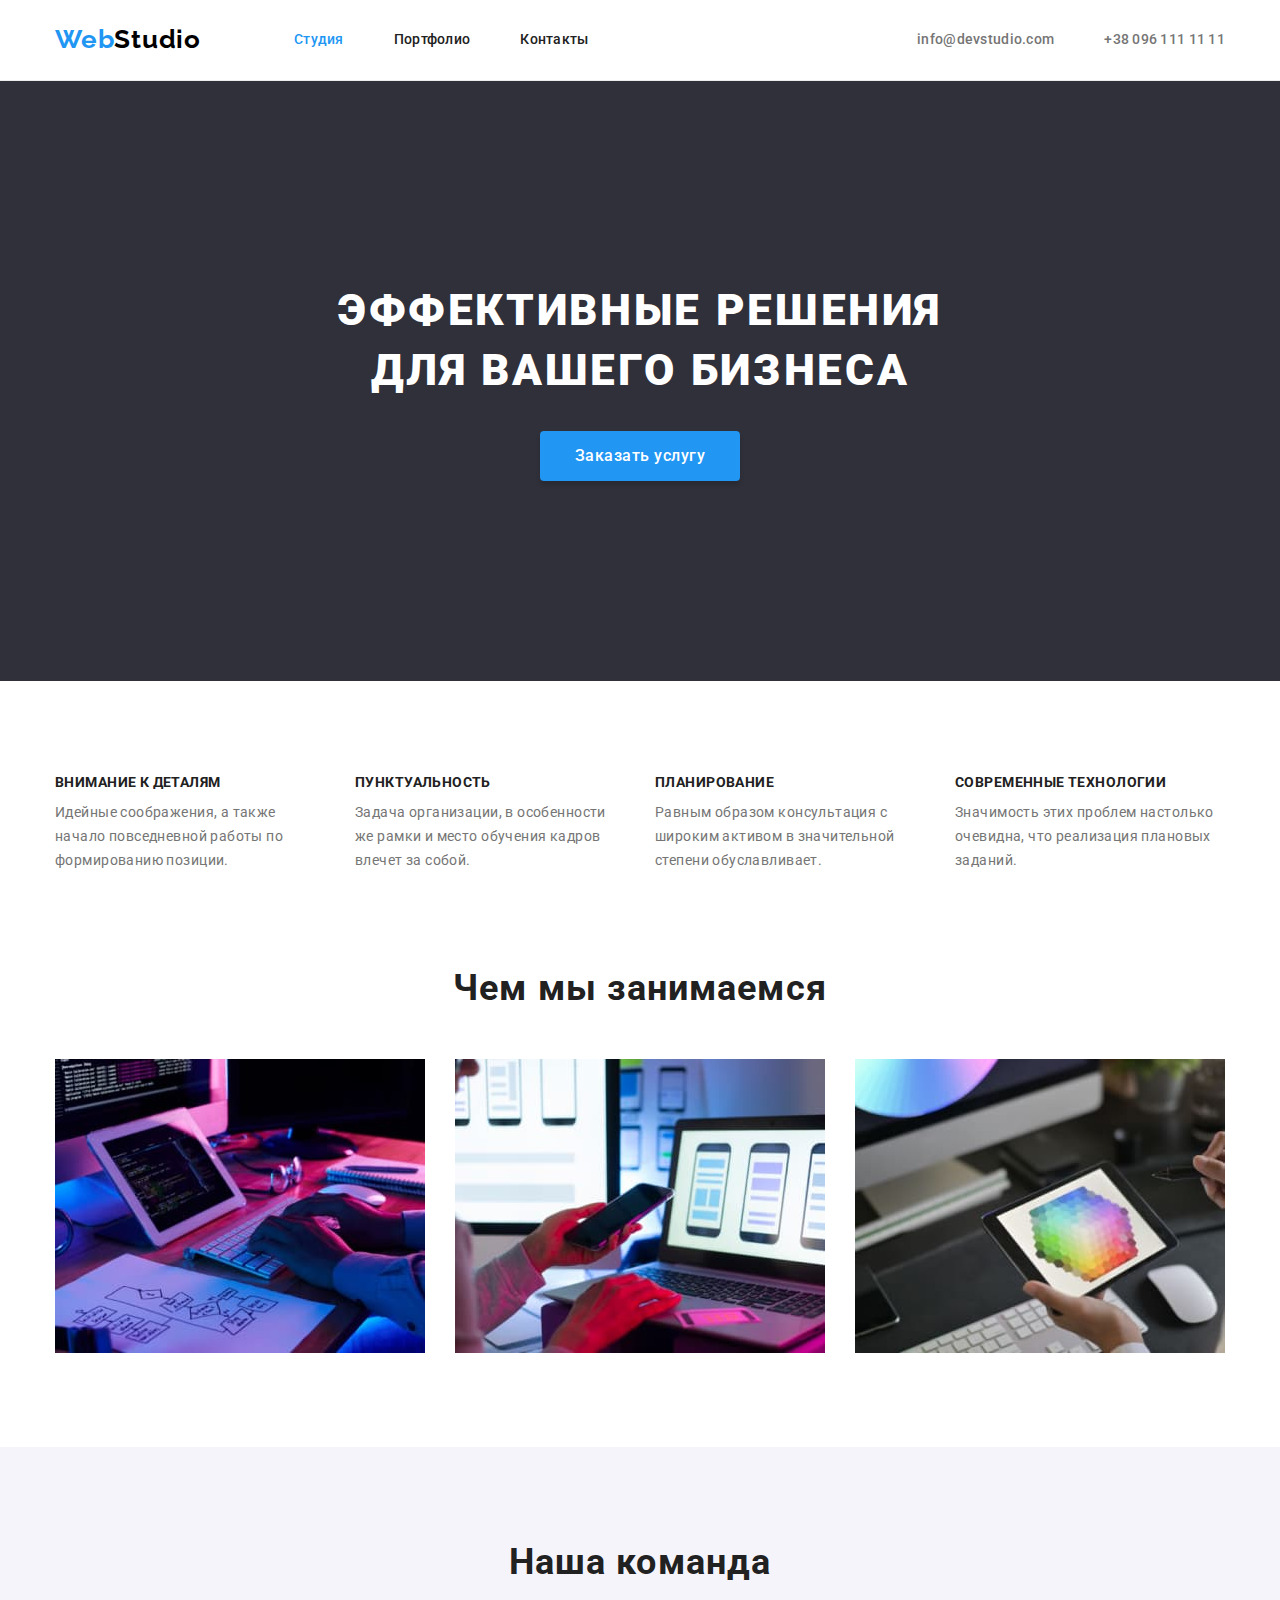
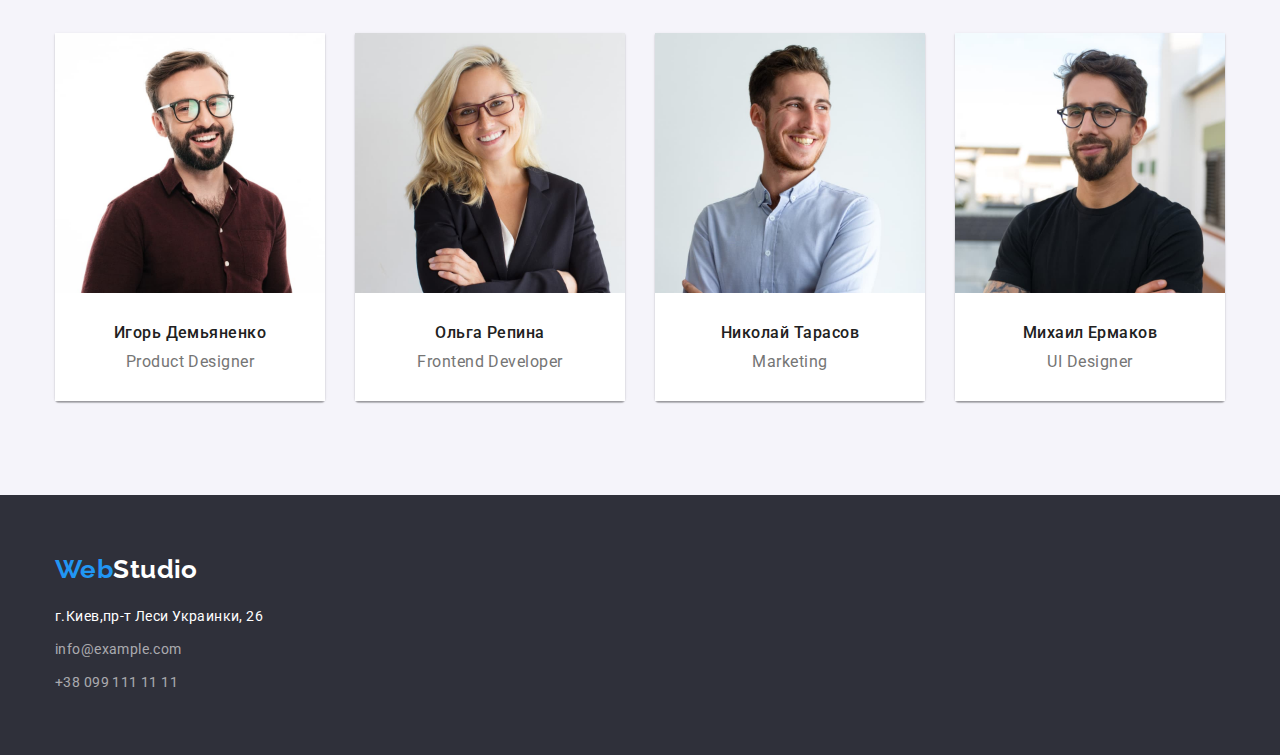
<file: index.html>
<!DOCTYPE html>
<html lang="ru">
 <head>
     <meta charset="UTF-8">
     <meta http-equiv="X-UA-Compatible" content="IE=edge">
     <meta name="viewport" content="width=device-width, initial-scale=1.0">
     <title>Студия</title>
    <link rel="preconnect" href="https://fonts.gstatic.com">
    <link href="https://fonts.googleapis.com/css2?family=Raleway:wght@700&family=Roboto:wght@400;500;700;900&display=swap"
        rel="stylesheet">
        <link rel="stylesheet" href="https://cdnjs.cloudflare.com/ajax/libs/modern-normalize/1.0.0/modern-normalize.min.css">
     <link rel="stylesheet" href="./css/styles.css">
 </head>
 <body>
     <!--Шапка страницы-->
     <header class="header">
         <div class="main-nav container">
                 <a href="./index.html" class="logo"><span class="logo-part">Web</span>Studio</a>
                <nav class="nav">
                 <ul class="site-nav list">
                     <li class="item"><a href="./index.html" class="link current">Студия</a></li>
                     <li class="item"><a href="./portfolio.html" class="link">Портфолио</a></li>
                     <li class="item"><a href="" class="link">Контакты</a></li>
                 </ul>
              </nav>

              <ul class="auth-nav list ">
                 <li class="item"><a href="mailto:info@devstudio.com" class="link">info@devstudio.com</a></li>
                 <li class="item"><a href="tel:+380961111111" class="link">+38 096 111 11 11</a></li>
              </ul>
          </div>
     </header> 
      <!--Основная часть-->
      <main>
           <!--Секция 1.Герой.Эффективные решения и кнопка-->
            <section class="hero">
               <div class="container">
                 <h1 class="hero-title">Эффективные решения<br/> для вашего бизнеса</h1>
                 <button type="button" class="buttons button-hero">Заказать услугу</button>
              </div> 
            </section>

           <!--Секция 2. Особенности-->
           <section class="section">
               <div class="container">
                  <h2 class="visually-hidden">Особенности</h2>
                 <ul class="features-types list"> 
                      <li class="count">
                      <h3 class="features-type">Внимание к деталям</h3>
                      <p class="features-idea">Идейные соображения, а также начало повседневной работы по формированию позиции.</p>
                      </li>

                      <li class="count">
                      <h3 class="features-type">Пунктуальность</h3>
                      <p class="features-idea">Задача организации, в особенности же рамки и место обучения кадров влечет за собой.</p>
                      </li>

                      <li class="count">
                      <h3 class="features-type">Планирование</h3>
                      <p class="features-idea">Равным образом консультация с широким активом в значительной степени обуславливает.</p>
                      </li>

                      <li class="count">
                      <h3 class="features-type">Современные технологии</h3>
                      <p class="features-idea">Значимость этих проблем настолько очевидна, что реализация плановых заданий.</p>
                      </li>
                  </ul> 
                </div>
          </section>

           <!--Секция 3.Чем мы занимаемся-->
           <section class="section make">
               <div class="container">
                   <h2 class="work-title">Чем мы занимаемся</h2>
                   <ul class="works list">
                      <li class="visual-list"><img class="picture" src="./images/design.jpg" width="370" height="294" alt="создание разметки специалистом"></li>
                      <li class="visual-list"><img class="picture" src="./images/visualization.jpg" width="370" height="294" alt="создание макета приложения для смартфона"></li>
                      <li class="visual-list"><img class="picture" src="./images/colors.jpg" width="370" height="294" alt="подбор цветовой палитры"></li>
                   </ul>
             </div>
           </section>

           <!--Секция 4. Наша команда-->
           <section class="section team">
               <div class="container">
                 <h2 class="team-title">Наша команда</h2>
                 <ul class="team-set list">
                     <li class="worker">
                     <img src="./images/igor.jpg" width="270" height="260"  alt="Игорь Демьяненко">
                     <div class="team-card-footer">
                     <h3 class="name">Игорь Демьяненко</h3>
                     <p lang="en" class="position">Product Designer</p>
                     </div>
                    </li>

                     <li class="worker">
                     <img src="./images/olha.jpg" width="270" height="260" alt="Ольга Репина">
                     <div class="team-card-footer">
                     <h3 class="name">Ольга Репина</h3>
                     <p lang="en" class="position">Frontend Developer</p>
                     </div>
                    </li>
                     
                    <li class="worker">
                     <img src="./images/nick.jpg" width="270" height="260" alt="Николай Тарасов">
                     <div class="team-card-footer">
                     <h3 class="name">Николай Тарасов</h3>
                     <p lang="en" class="position">Marketing</p>
                    </div>
                    </li>

                     <li class="worker">
                     <img src="./images/mykhail.jpg" width="270" height="260" alt="Михаил Ермаков">
                     <div class="team-card-footer">
                     <h3 class="name">Михаил Ермаков</h3>
                     <p lang="en" class="position">UI Designer</p>
                    </div>
                    </li>
                 </ul>
              </div>
            </section>
      </main>
      <!--Подвал страницы-->
        <footer class="footer">
            <div class="container">
               <a href="./index.html" class="footer-webstudio"><span class="footer-logo">Web</span>Studio</a>
               <address>
                   <ul class="footer-nav list">
                     <li class="footer-adress">г.Киев,пр-т Леси Украинки, 26</li>
                     <li class="contact"><a href="mailto:info@example.com" class="link">info@example.com</a></li>
                     <li class="contact"><a href="tel:+380991111111" class="link">+38 099 111 11 11</a></li>
                  </ul>
               </address>
         </div>
        </footer>
 
    </body>
</html>
</file>
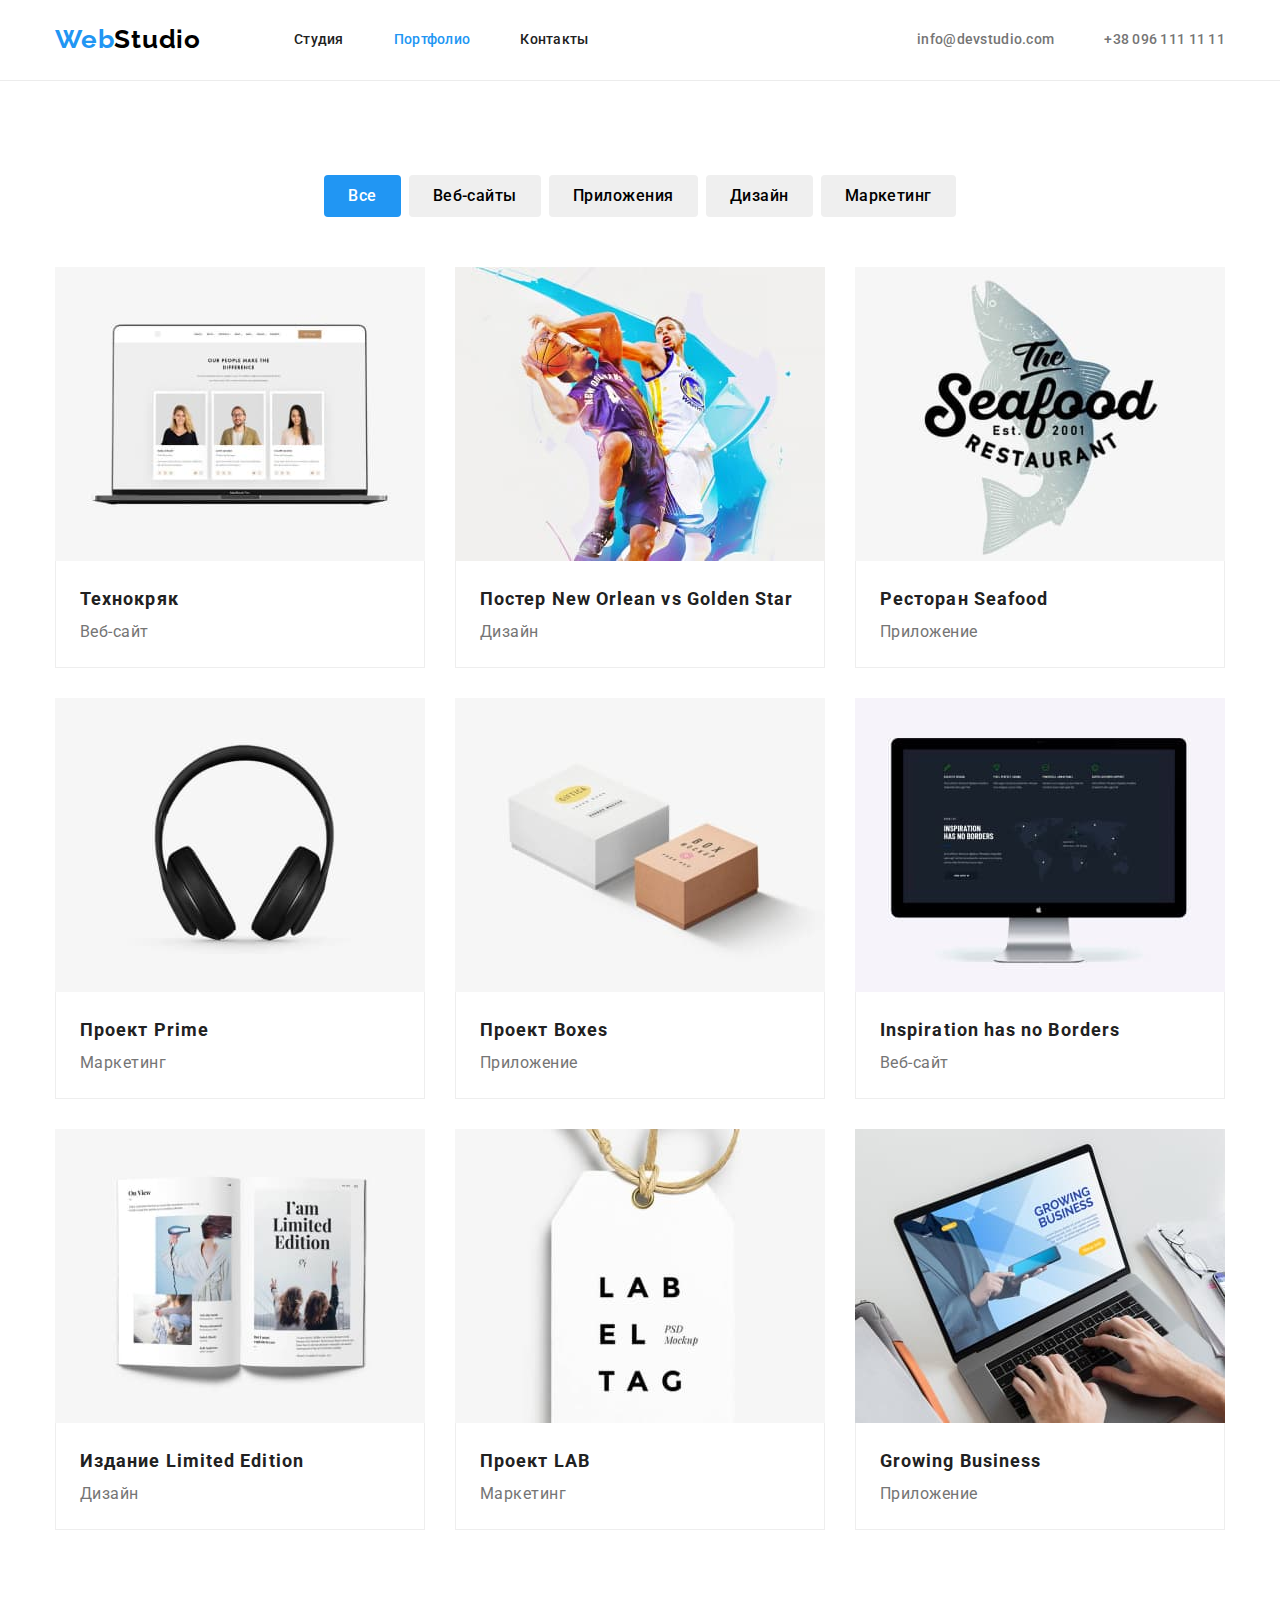
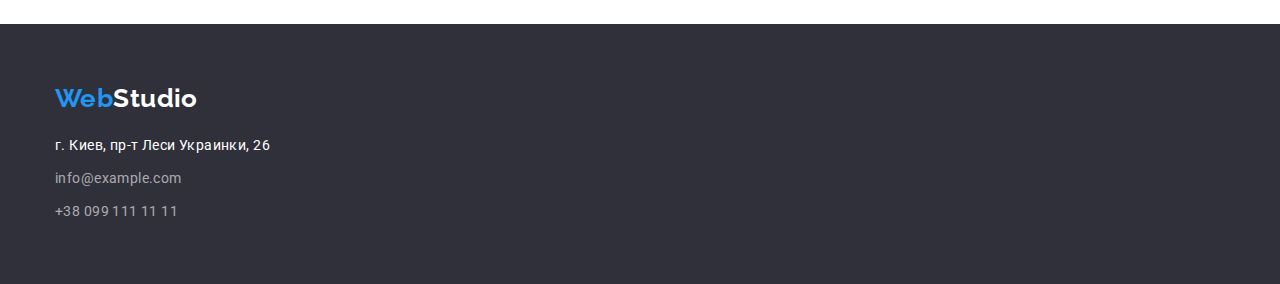
<file: portfolio.html>
<!DOCTYPE html>
<html lang="ru">
<head>
    <meta charset="UTF-8">
    <meta http-equiv="X-UA-Compatible" content="IE=edge">
    <meta name="viewport" content="width=device-width, initial-scale=1.0">
    <title>Портфолио</title>
    <link rel="preconnect" href="https://fonts.gstatic.com">
    <link href="https://fonts.googleapis.com/css2?family=Raleway:wght@700&family=Roboto:wght@400;500;700;900&display=swap"
        rel="stylesheet">
    <link rel="stylesheet" href="https://cdnjs.cloudflare.com/ajax/libs/modern-normalize/1.0.0/modern-normalize.min.css">
        <link rel="stylesheet" href="./css/styles.css">
</head>
<body>
  <!--шапка страницы--> 
  <header class="header">
      <div class="main-nav container">
          <a href="./index.html" class="logo" ><span class="logo-part">Web</span>Studio</a>
          <nav class="nav">
          <ul class="site-nav list">
              <li class="item"><a href="./index.html" class="link">Студия</a></li>
              <li class="item"><a href="./portfolio.html" class="link current">Портфолио</a></li>
              <li class="item"><a href="" class="link">Контакты</a></li>
          </ul>
      </nav>
        <ul class="auth-nav list">
            <li class="item"><a href="mailto:info@devstudio.com" class="link">info@devstudio.com</a></li>
            <li class="item"><a href="tel:+380961111111" class="link">+38 096 111 11 11</a></li>
        </ul>
        </div>
  </header> 
  <!--Основная часть-->
  <main>
      <!--секция 1. Кнопки-->
      <section class="section">
          <div class="container">
            <h1 class="visually-hidden">Портфолио</h1>
               <ul class="button-list list">
                  <li class="btn"><button type="button" class="buttons button-prime" >Все</button></li>
                  <li class="btn"><button type="button" class="buttons">Веб-сайты</button></li>
                  <li class="btn"><button type="button" class="buttons">Приложения</button></li>
                  <li class="btn"><button type="button" class="buttons">Дизайн</button></li>
                  <li class="btn"><button type="button" class="buttons">Маркетинг</button></li>
               </ul>
         
               <!-- Проекты -->
          
             <ul class="projects list">
               <li class="example"><img src="./images/people.jpg" width="370" height="294" alt="трое людей в экране монитора">
                 <div class="card-footer">
                    <h3 class="project-title">Технокряк</h3>
                    <p class="project-type">Веб-сайт</p>
                 </div>
               </li>

               <li class="example"><img src="./images/basketball.jpg" width="370" height="294" alt="двое баскетболистов борятся за мяч">
                 <div class="card-footer">
                    <h3 class="project-title">Постер <span lang="en">New Orlean vs Golden Star</span></h3>
                    <p class="project-type">Дизайн</p>
                 </div>
               </li>

               <li class="example"><img src="./images/seafood.jpg" width="370" height="294" alt="большая серая рыба.Эмблема ресторана">
                 <div class="card-footer">
                   <h3 class="project-title">Ресторан <span lang="en">Seafood</span></h3>
                   <p class="project-type">Приложение</p>
                 </div>
               </li>

               <li class="example"><img src="./images/earbuds.jpg" width="370" height="294" alt="черные наушники">
                 <div class="card-footer">
                   <h3 class="project-title">Проект <span lang="en">Prime</span></h3>
                   <p class="project-type">Маркетинг</p>
                 </div>
               </li>
               
               <li class="example"><img src="./images/boxes.jpg" width="370" height="294" alt="белая и бежевая коробки">
                  <div class="card-footer">
                   <h3 class="project-title">Проект <span lang="en">Boxes</span></h3>
                   <p class="project-type">Приложение</p>
                 </div>
               </li>

               <li class="example"><img src="./images/borders.jpg" width="370" height="294" alt="географическое покрытие в экране монитора">
                 <div class="card-footer">
                   <h3 class="project-title" lang="en">Inspiration has no Borders</h3>
                   <p class="project-type">Веб-сайт</p>
                 </div>
               </li>

               <li class="example"><img src="./images/edition.jpg" width="370" height="294" alt="разворот глянцевого журнала">
                  <div class="card-footer">
                    <h3 class="project-title">Издание <span lang="en">Limited Edition</span></h3>
                    <p class="project-type">Дизайн</p>
                 </div>
               </li>

               <li class="example"><img src="./images/lab.jpg" width="370" height="294" alt="белая бирка с текстом">
                 <div class="card-footer">
                   <h3 class="project-title">Проект <span lang="en">LAB</span></h3>
                   <p class="project-type">Маркетинг</p>
                 </div>
               </li>

               <li class="example"><img src="./images/business.jpg" width="370" height="294" alt="две кисти рук набирают текст на ноутбуке на сайте по развтию бизнеса">
                 <div class="card-footer">
                   <h3 class="project-title" lang="en">Growing Business</h3>
                   <p class="project-type">Приложение</p>
                 </div>
               </li>
             </ul>
          </div>
      </section>
  </main>
  <footer class="footer">
    <div class="container">
      <a href="./index.html" class="footer-webstudio"><span class="footer-logo">Web</span>Studio</a>
      <address>
          <ul class="footer-nav list">
              <li class="footer-adress">г. Киев, пр-т Леси Украинки, 26</li>
              <li class="contact"><a href="mailto:info@example.com" class="link">info@example.com</a></li>
              <li class="contact"><a href="tel:+380991111111" class="link">+38 099 111 11 11</a></li>
          </ul>
      </address>
      </div>
  </footer>
</body>
</html>
</file>
<file: css/styles.css>
html {
  box-sizing: border-box;
}
*,
*::before,
*::after {
  box-sizing: inherit;
}

:root {
  --primary-text-color: #212121;
  --second-text-color: #757575;
  --accent-text-color: #2196f3;
  --contacts-footer-text-color: rgba(255, 255, 255, 0.6);
  --second-background-color: #2f303a;
  --primary-background-color: #ffffff;
  --supplementary-color: #ffffff;
  --section-background-color: #f5f4fa;
  --header-border: #ececec;

  --card-shadow: 0px 1px 3px rgba(0, 0, 0, 0.12),
    0px 1px 1px rgba(0, 0, 0, 0.14), 0px 2px 1px rgba(0, 0, 0, 0.2);
  --card-radius: 0px 0px 4px 4px;
  --card-border: #eeeeee;
  --button-shadow: 0px 3px 1px rgba(0, 0, 0, 0.1),
    0px 1px 2px rgba(0, 0, 0, 0.08), 0px 2px 2px rgba(0, 0, 0, 0.1);
}

.list {
  list-style: none;
  margin: 0;
  padding: 0;
}

h1,
h2,
h3,
p {
  margin: 0;
  padding: 0;
}

/* Общее */

body {
  background-color: var(--primary-background-color);
  color: var(--primary-text-color);
  font-family: roboto, sans-serif;
  font-style: normal;
  font-size: 14px;
  margin: 0;
  letter-spacing: 0.03em;
}

img {
  display: block;
  max-width: 100%;
  height: auto;
}
.container {
  width: 1200px;
  padding-left: 15px;
  padding-right: 15px;
  margin-right: auto;
  margin-left: auto;
}
/* хедер */

.header {
  background-color: var(--primary-background-color);
  border-bottom: 1px solid var(--header-border);
}

.main-nav {
  display: flex;
  align-items: center;
}

.nav {
  margin-left: 93px;
}
.site-nav {
  display: flex;
}

.site-nav .item:not(:last-child) {
  margin-right: 50px;
}

.logo {
  color: black;
  font-family: Raleway;
  font-size: 26px;
  font-weight: 700;
  line-height: 1.19;
  letter-spacing: 0.03em;
  text-align: left;
  text-decoration: none;
  padding-top: 24px;
  padding-bottom: 25px;
}
.logo-part {
  color: #2196f3;
}

.logo:hover,
.logo:focus {
  color: var(--accent-text-color);
}

.link {
  text-decoration: none;
}

.site-nav .link {
  display: block;
  padding-top: 32px;
  padding-bottom: 32px;
  color: var(--primary-text-color);
  font-size: 14px;
  font-weight: 500;
  line-height: 1.14;
  letter-spacing: 0.02em;
  text-decoration: none;
}

.site-nav .current {
  color: var(--accent-text-color);
}

.site-nav .link:hover,
.site-nav .link:focus {
  color: var(--accent-text-color);
}

.auth-nav {
  display: flex;
  margin-left: auto;
}

.auth-nav .item + .item {
  margin-left: 50px;
}

.auth-nav .item:last-child {
  margin-right: 0;
}

.auth-nav .link {
  display: block;
  padding-top: 32px;
  padding-bottom: 32px;
  font-weight: 500;
  font-size: 14px;
  line-height: 1.14;
  letter-spacing: 0.02em;
  color: var(--second-text-color);
  text-decoration: none;
}
.auth-nav .link:hover,
.auth-nav .link:focus {
  color: var(--accent-text-color);
}

/* расстояние */

.section {
  padding-top: 94px;
  padding-bottom: 94px;
}
/* кнопочки */

.button-list {
  display: flex;
  justify-content: center;
  margin-bottom: 50px;
}

.button-hero {
  background-color: var(--accent-text-color);
  color: var(--supplementary-color);
  font-family: inherit;
  font-weight: 700;
  font-size: 16px;
  line-height: 1.87;
  letter-spacing: 0.06em;
  box-shadow: 0px 4px 4px rgba(0, 0, 0, 0.15);
  padding: 10px 32px;
  min-width: 200px;
  min-height: 50px;
  text-align: center;
  display: inline-block;
  border-radius: 4px;
  border: 0px;
  margin-top: 30px;
  margin-bottom: 0;
}

.button-prime {
  background-color: var(--accent-text-color);
  color: var(--supplementary-color);
  padding: 6px 22px;
}

.buttons {
  font-family: inherit;
  font-weight: 500;
  font-size: 16px;
  line-height: 1.62;
  text-align: center;
  letter-spacing: 0.03em;
  cursor: pointer;
  padding: 6px 22px;
  border-color: transparent;
  border-radius: 4px;
}

.buttons:hover,
.buttons:focus {
  background-color: var(--accent-text-color);
  color: var(--supplementary-color);
  box-shadow: var(--button-shadow);
}

.btn {
  margin-right: 8px;
}

.btn:last-child {
  margin-right: 0;
}

/* проекты из портфолио */

.projects {
  display: flex;
  flex-wrap: wrap;
}

.example {
  width: calc((100% - 2 * 30px) / 3);
  margin-right: 30px;
  margin-bottom: 30px;
}

.card-footer {
  background: var(--primary-background-color);
  border: 1px solid var(--card-border);
  border-top: 0;
  padding: 20px 24px;
}

.example:nth-child(3n) {
  margin-right: 0;
}

.example:nth-last-child(-n + 3) {
  margin-bottom: 0;
}

.project-title {
  font-size: 18px;
  font-weight: 700;
  line-height: 2;
  letter-spacing: 0.06em;
  text-align: left;
}

.project-type {
  font-size: 16px;
  line-height: 1.88;
  letter-spacing: 0.03em;
  text-align: left;
  color: var(--second-text-color);
}

/* Герой */

.hero {
  background-color: var(--second-background-color);
  text-align: center;
  height: 600px;
  padding: 200px 0px 200px;
}

.hero .hero-title {
  color: var(--supplementary-color);
  background-color: var(--second-background-color);
  font-size: 44px;
  font-weight: 900;
  line-height: 1.36;
  letter-spacing: 0.06em;
  text-align: center;
  text-transform: uppercase;
  margin-top: 0;
  margin-bottom: 0;
}

/* features */

.features-types {
  display: flex;
}

.count {
  max-width: 270px;
  margin-right: 30px;
  width: calc((100% - 3 * 30px) / 4);
}

.count:nth-child(4n) {
  margin-right: 0px;
}
.features-type {
  font-size: 14px;
  font-weight: 700;
  line-height: 1.14;
  letter-spacing: 0.03em;
  /* text-align: left; */
  text-transform: uppercase;
  margin-bottom: 10px;
}

.features-idea {
  font-size: 14px;
  font-weight: 400;
  line-height: 1.71;
  letter-spacing: 0.03em;
  /* text-align: left; */
  color: var(--second-text-color);
}

/* чем мы занимаемся */

.make {
  padding-top: 0;
}

.picture {
  display: block;
}

.visual-list {
  width: calc((100% - 2 * 30px) / 3);
  margin-right: 30px;
}

.visual-list:nth-child(3n) {
  margin-right: 0;
}

.work-title {
  font-weight: 700;
  font-size: 36px;
  line-height: 1.17;
  text-align: center;
  letter-spacing: 0.03em;
  margin-bottom: 50px;
  color: var(--primary-text-color);
}
.works,
.team-set {
  display: flex;
}

/* наша команда */

.team {
  background-color: var(--section-background-color);
}

.team-title {
  color: var(--primary-text-color);
  font-weight: 700;
  font-size: 36px;
  line-height: 1.17;
  text-align: center;
  letter-spacing: 0.03em;
  margin-bottom: 50px;
}

.worker {
  width: calc((100% - 3 * 30px) / 4);
  margin-right: 30px;
  box-shadow: var(--card-shadow);
  border-radius: var(--card-radius);
}

.worker:nth-child(4n) {
  margin-right: 0;
}

.name {
  font-weight: 500;
  font-size: 16px;
  line-height: 1.19;
  letter-spacing: 0.03em;
  margin-bottom: 10px;
  text-align: center;
}

.position {
  font-weight: 400;
  font-size: 16px;
  line-height: 1.19;
  letter-spacing: 0.03em;
  text-align: center;
  color: var(--second-text-color);
}

.team-card-footer {
  background: var(--primary-background-color);
  padding-top: 30px;
  padding-bottom: 30px;
}
/* футер */

footer {
  background-color: var(--second-background-color);
  padding-top: 60px;
  padding-bottom: 60px;
}

.contact {
  margin-top: 9px;
}

.footer-adress {
  margin-top: 20px;
}

.footer-webstudio .footer-logo {
  color: #2196f3;
}
.footer-webstudio {
  color: var(--supplementary-color);
  font-family: Raleway;
  font-size: 26px;
  font-weight: 700;
  text-decoration: none;
}

.footer-nav {
  font-style: normal;
  font-weight: 400;
  font-size: 14px;
  line-height: 1.71;
  letter-spacing: 0.03em;
}

.footer-nav .footer-adress {
  color: var(--supplementary-color);
}
.footer-nav .link {
  color: rgba(255, 255, 255, 0.6);
  text-decoration: none;
}
.footer-webstudio:hover,
.footer-webstudio:focus {
  color: var(--accent-text-color);
}

.footer-nav .link:hover,
.footer-nav .link:focus {
  color: var(--accent-text-color);
}

/* скрытое */

.visually-hidden {
  position: absolute !important;
  clip: rect(1px, 1px, 1px, 1px);
  padding: 0 !important;
  border: 0 !important;
  height: 1px !important;
  width: 1px !important;
  overflow: hidden;
}
</file>
